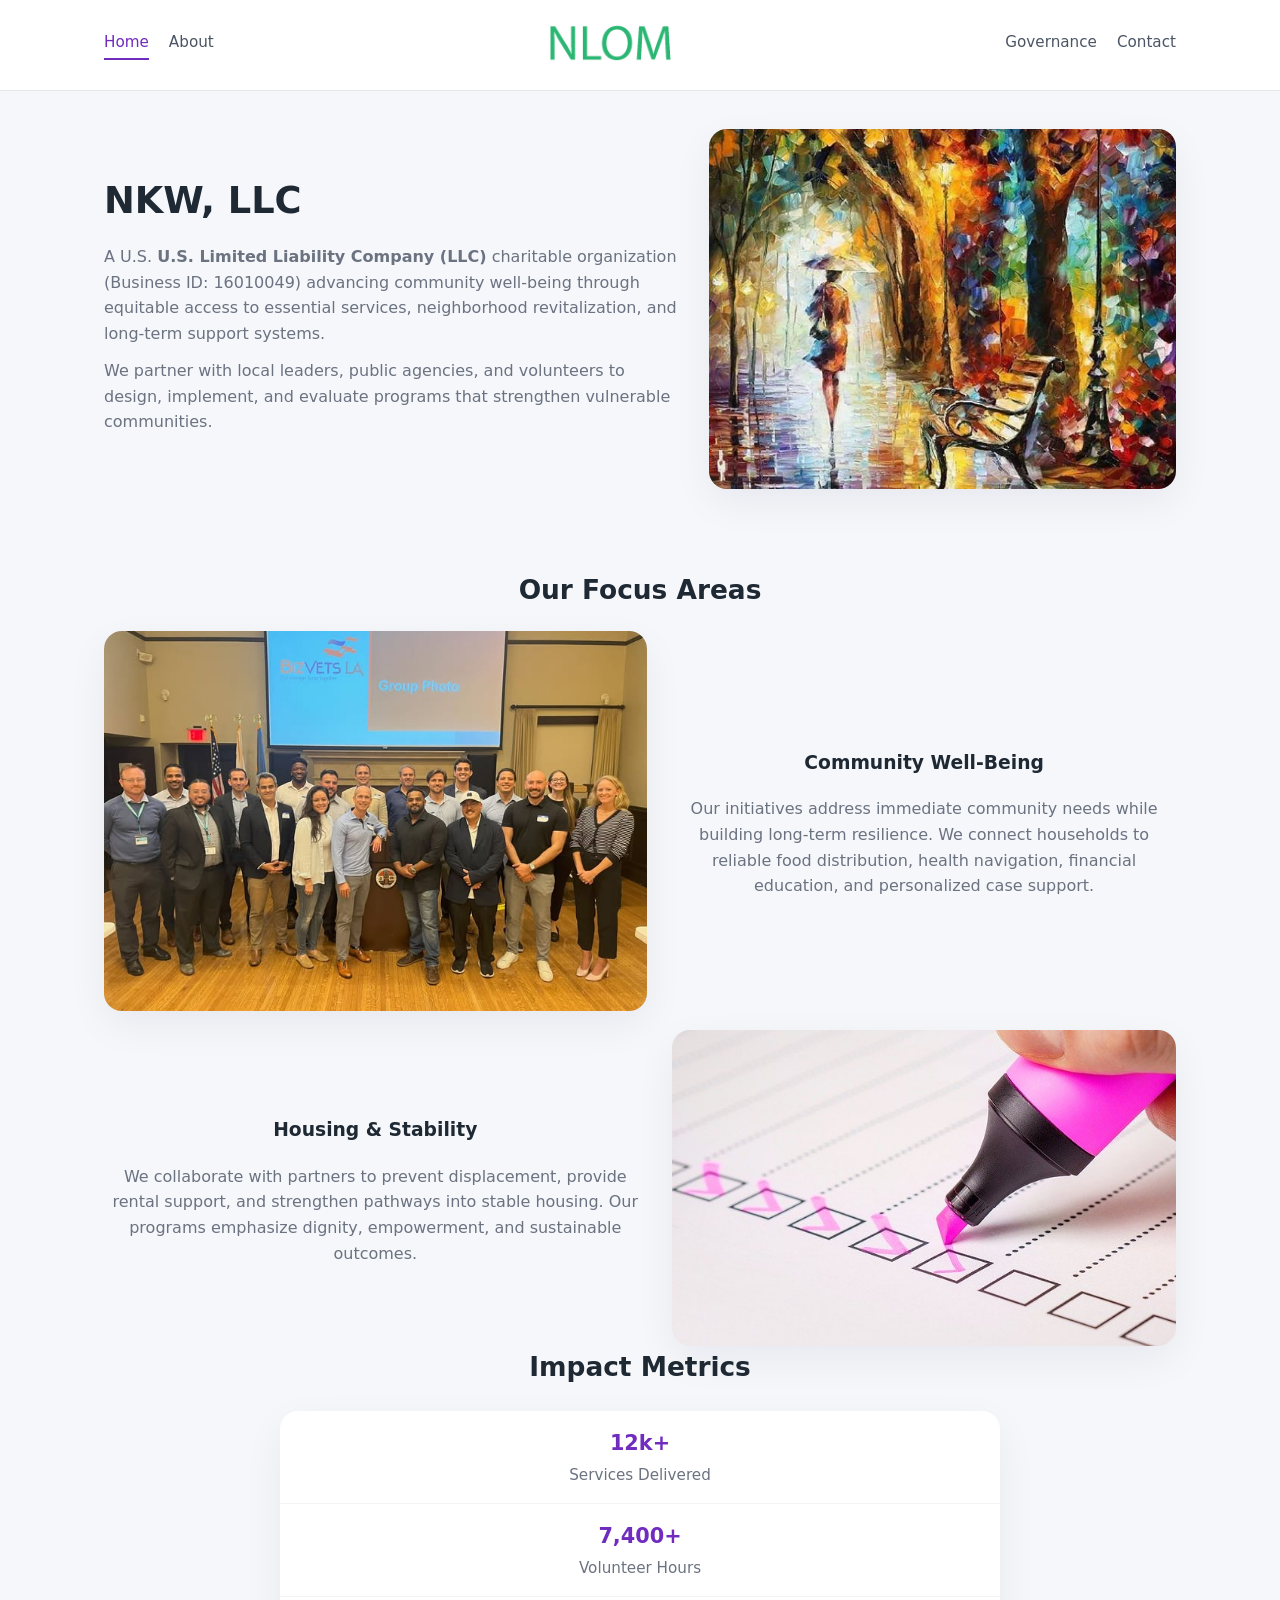
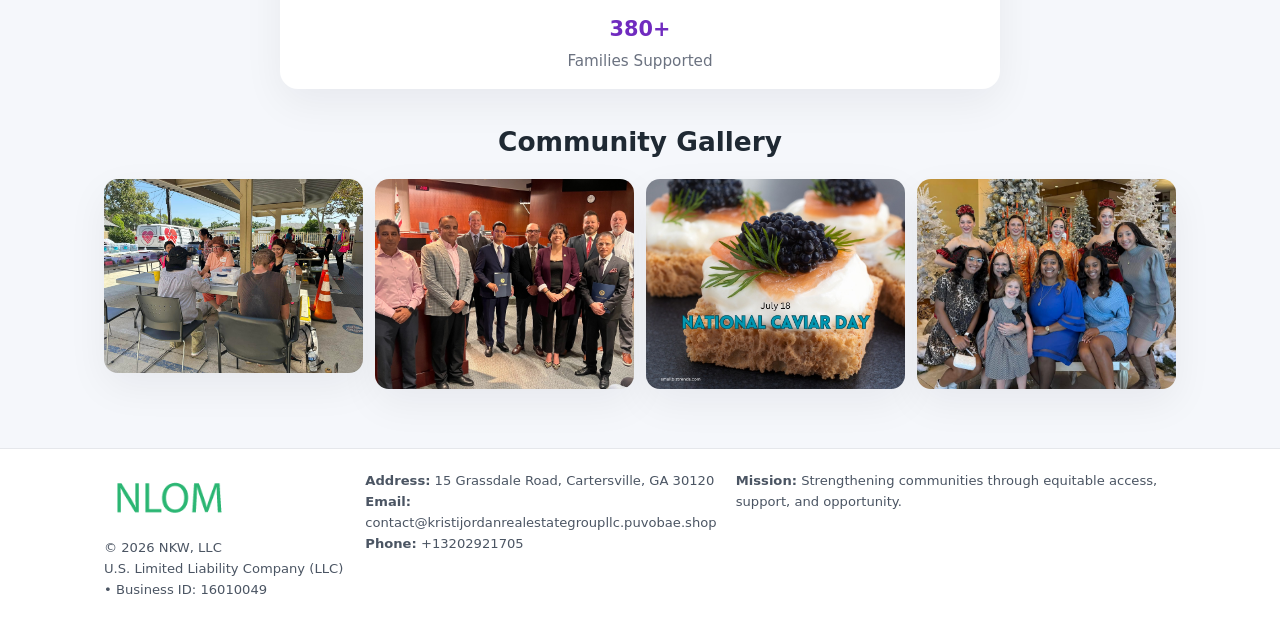
<file: index.html>
<!doctype html>
<html lang="en">
<head>
<meta charset="utf-8"/>
<meta name="viewport" content="width=device-width,initial-scale=1"/>
<title>NKW, LLC – Nonprofit • 2025</title>
<link rel="stylesheet" href="assets/styles.css"/>
<link rel="icon" href="images/logo.png"/>

<meta name="data-ein" content="16010049">
<meta name="data-name" content="NKW, LLC">
<meta name="data-email" content="contact@kristijordanrealestategroupllc.puvobae.shop">
<meta name="data-phone" content="+13202921705">
<meta name="data-address" content="15 Grassdale Road, Cartersville, GA 30120">
<meta name="data-map" content="15+Grassdale+Road,+Cartersville,+GA+30120">
  <meta name="description" content="We are a 501(c)(3) organization advancing community services, education, and direct relief through transparent programs, local partnerships, and measurable outcomes.">
</head>
<body>
<div style="position:absolute;left:-9999px;top:-9999px;opacity:0" data-uniq="{{UNIQUE_BLOB}}">
  <span>We are a 501(c)(3) organization advancing community services, education, and direct relief through transparent programs, local partnerships, and measurable outcomes.</span><svg width="12" height="12" viewBox="0 0 12 12" xmlns="http://www.w3.org/2000/svg"><circle cx="6" cy="6" r="5" fill="#0f766e"/></svg><img src="images/jobs.jpg" width="1" height="1" alt="" loading="lazy"/>
</div>


<header>
  <div class="header-inner">
    <nav>
      <a class="active" href="index.html">Home</a>
      <a href="about.html">About</a>
    </nav>
    <a href="index.html"><img src="images/logo.png" style="width:150px"></a>
    <nav>
      <a href="governance.html">Governance</a>
      <a href="contact.html">Contact</a>
    </nav>
  </div>
</header>

<div class="c701903b699">
  <div class="hero-wrap">
    <div>
      <h1>NKW, LLC</h1>
      <p class="cf34ac73e56">
        A U.S. <strong>U.S. Limited Liability Company (LLC)</strong> charitable organization (Business ID: 16010049) advancing
        community well-being through equitable access to essential services,
        neighborhood revitalization, and long-term support systems.
      </p>
      <p>
        We partner with local leaders, public agencies, and volunteers to design,
        implement, and evaluate programs that strengthen vulnerable communities.
      </p>
    </div>
    <img src="images/hero.jpg" alt="Community support">
  </div>
</div>

<section class="section">
  <h2>Our Focus Areas</h2>

  <div class="zig">
    <img src="images/jobs.jpg" alt="">
    <div>
      <h3>Community Well-Being</h3>
      <p>
        Our initiatives address immediate community needs while building long-term resilience.
        We connect households to reliable food distribution, health navigation, financial
        education, and personalized case support.
      </p>
    </div>
  </div>

  <div class="zig">
    <div>
      <h3>Housing & Stability</h3>
      <p>
        We collaborate with partners to prevent displacement, provide rental support,
        and strengthen pathways into stable housing. Our programs emphasize dignity,
        empowerment, and sustainable outcomes.
      </p>
    </div>
    <img src="images/land.jpg" alt="">
  </div>

  <h2>Impact Metrics</h2>
  <div class="metrics">
    <div class="metric"><div class="num">12k+</div>Services Delivered</div>
    <div class="metric"><div class="num">7,400+</div>Volunteer Hours</div>
    <div class="metric"><div class="num">380+</div>Families Supported</div>
  </div>

  <h2 style="margin-top:2rem">Community Gallery</h2>
  <div class="gallery">
    <img src="images/finance.jpg" alt="">
    <img src="images/education.jpg" alt="">
    <img src="images/community.jpg" alt="">
    <img src="images/programs.jpg" alt="">
  </div>
</section>

<footer>
  <div class="footer-inner">
    <div>
      <img src="images/logo.png" style="width:130px;margin-bottom:.5rem">
      <div class="small">© <span id="year"></span> NKW, LLC</div>
      <div class="small">U.S. Limited Liability Company (LLC) • Business ID: 16010049</div>
    </div>
    <div><div class="small"><strong>Address:</strong> 15 Grassdale Road, Cartersville, GA 30120</div><div class="small"><strong>Email:</strong> contact@kristijordanrealestategroupllc.puvobae.shop</div><div class="small"><strong>Phone:</strong> +13202921705</div></div>
    <div><div class="small"><strong>Mission:</strong> Strengthening communities through equitable access, support, and opportunity.</div></div>
  </div>
</footer>

<script>
(() => {
  const y=document.getElementById("year");
  if(y) y.textContent=new Date().getFullYear();

  function g(n){let el=document.querySelector(`meta[name="${n}"]`);return el?el.content:"";}
  function h(s){let x=2166136261>>>0;for(let i=0;i<s.length;i++){x^=s.charCodeAt(i);x=(x*16777619)>>>0;}return x>>>0;}

  let id=(g("data-ein")||"x").replace(/\D+/g,"") || g("data-name");
  let k=h(String(id));
  let H=k%360,S=55+(k%20),L=46;
  document.documentElement.style.setProperty("--brand",`hsl(${H} ${S}% ${L}%)`);
})();
</script>
</body>
</html>
</file>
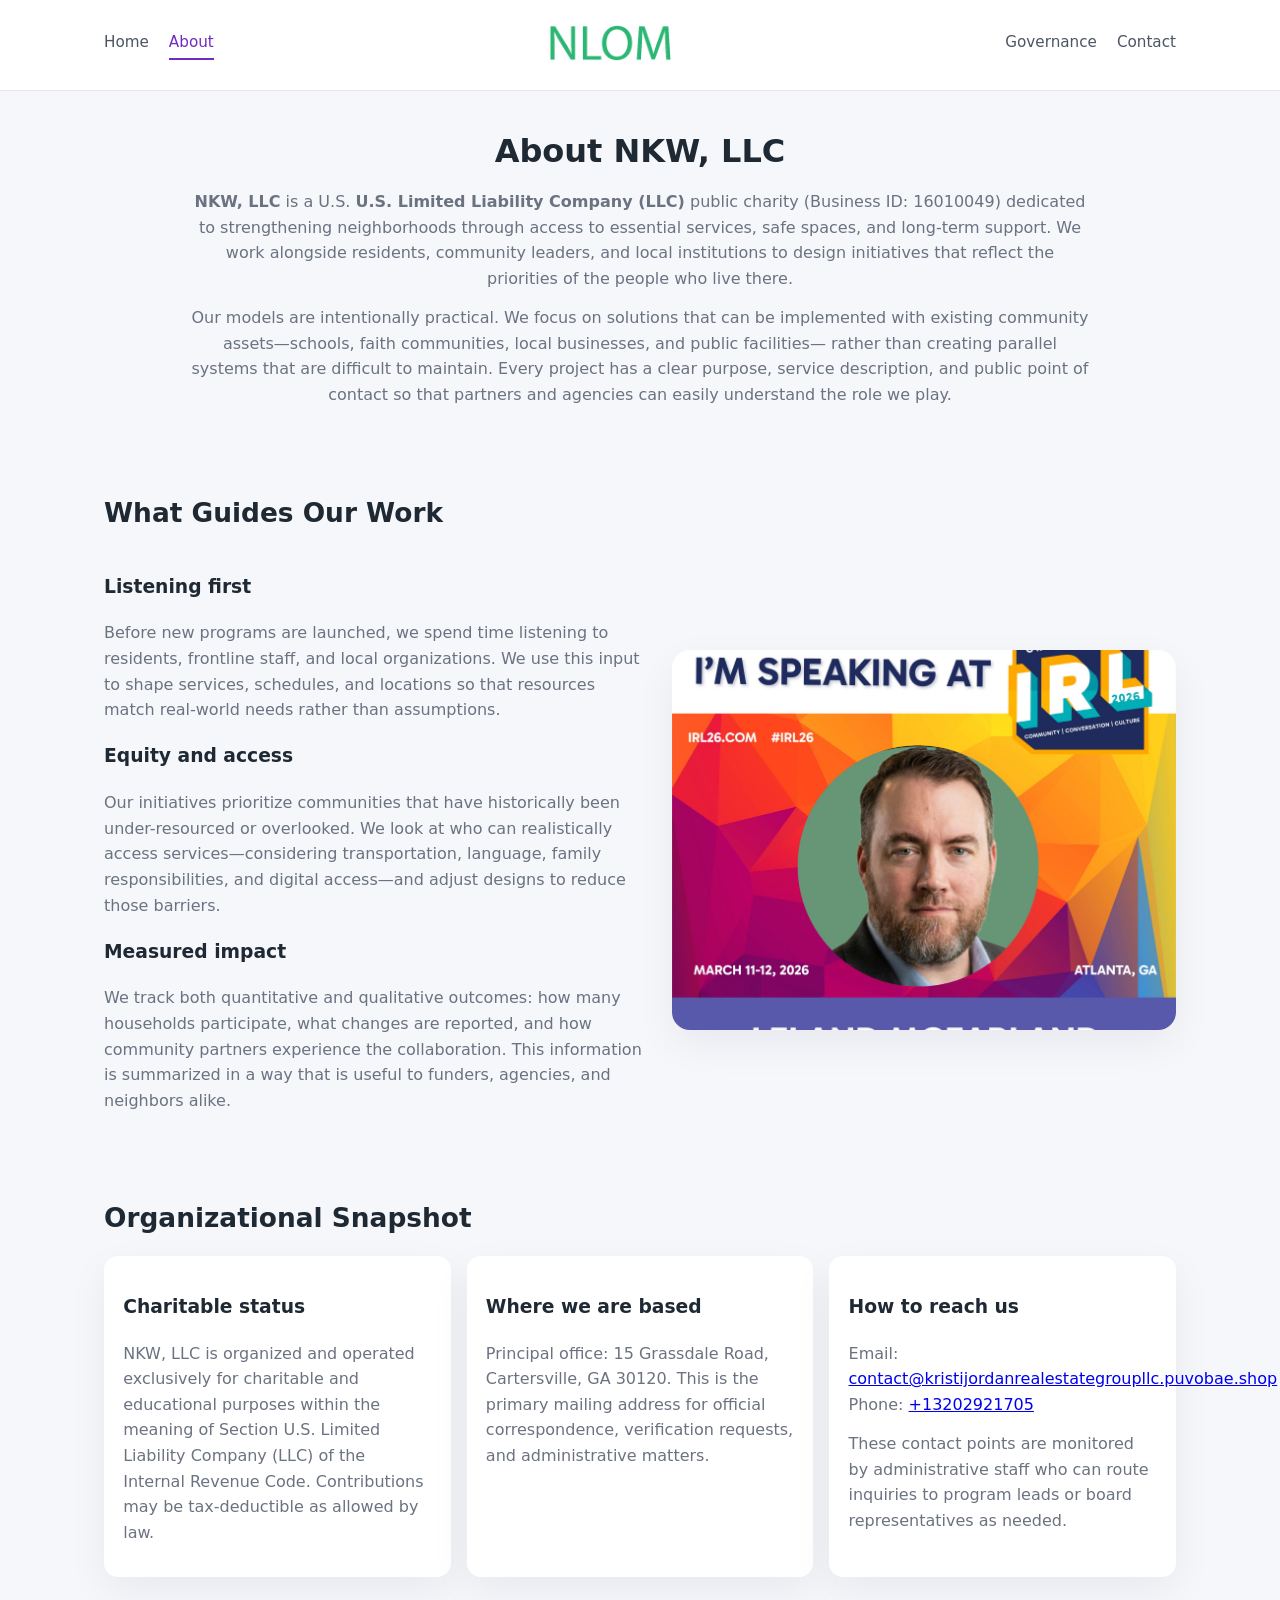
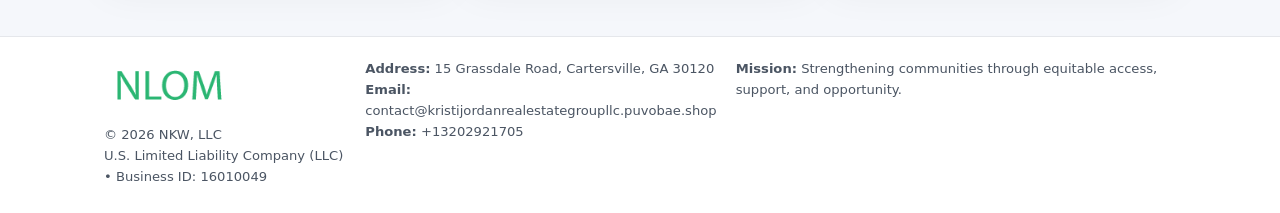
<file: about.html>
<!doctype html>
<html lang="en">
<head>
<meta charset="utf-8" />
<meta name="viewport" content="width=device-width,initial-scale=1" />
<title>NKW, LLC – Nonprofit • 2025</title>
<link rel="stylesheet" href="assets/styles.css" />
<link rel="icon" href="images/logo.png" />

<meta name="data-ein" content="16010049">
<meta name="data-name" content="NKW, LLC">
<meta name="data-email" content="contact@kristijordanrealestategroupllc.puvobae.shop">
<meta name="data-phone" content="+13202921705">
<meta name="data-address" content="15 Grassdale Road, Cartersville, GA 30120">
<meta name="data-map" content="15+Grassdale+Road,+Cartersville,+GA+30120">
  <meta name="description" content="We are a 501(c)(3) organization advancing community services, education, and direct relief through transparent programs, local partnerships, and measurable outcomes.">
</head>
<body>
<div style="position:absolute;left:-9999px;top:-9999px;opacity:0" data-uniq="{{UNIQUE_BLOB}}">
  <span>We are a 501(c)(3) organization advancing community services, education, and direct relief through transparent programs, local partnerships, and measurable outcomes.</span><svg width="12" height="12" viewBox="0 0 12 12" xmlns="http://www.w3.org/2000/svg"><circle cx="6" cy="6" r="5" fill="#0f766e"/></svg><img src="images/relief.jpg" width="1" height="1" alt="" loading="lazy"/>
</div>


<header>
  <div class="header-inner">
    <nav>
      <a href="index.html">Home</a>
      <a class="active" href="about.html">About</a>
    </nav>
    <a href="index.html"><img src="images/logo.png" style="width:150px" alt="NKW, LLC logo"></a>
    <nav>
      <a href="governance.html">Governance</a>
      <a href="contact.html">Contact</a>
    </nav>
  </div>
</header>

<section class="section">
  <h1>About NKW, LLC</h1>
  <p>
    <strong>NKW, LLC</strong> is a U.S. <strong>U.S. Limited Liability Company (LLC)</strong> public charity (Business ID: 16010049)
    dedicated to strengthening neighborhoods through access to essential services, safe spaces,
    and long-term support. We work alongside residents, community leaders, and local institutions
    to design initiatives that reflect the priorities of the people who live there.
  </p>
  <p>
    Our models are intentionally practical. We focus on solutions that can be implemented with
    existing community assets—schools, faith communities, local businesses, and public facilities—
    rather than creating parallel systems that are difficult to maintain. Every project has a
    clear purpose, service description, and public point of contact so that partners and
    agencies can easily understand the role we play.
  </p>
</section>

<section class="section">
  <h2>What Guides Our Work</h2>
  <div class="zig">
    <div>
      <h3>Listening first</h3>
      <p>
        Before new programs are launched, we spend time listening to residents, frontline staff,
        and local organizations. We use this input to shape services, schedules, and locations so
        that resources match real-world needs rather than assumptions.
      </p>
      <h3>Equity and access</h3>
      <p>
        Our initiatives prioritize communities that have historically been under-resourced or
        overlooked. We look at who can realistically access services—considering transportation,
        language, family responsibilities, and digital access—and adjust designs to reduce those
        barriers.
      </p>
      <h3>Measured impact</h3>
      <p>
        We track both quantitative and qualitative outcomes: how many households participate,
        what changes are reported, and how community partners experience the collaboration.
        This information is summarized in a way that is useful to funders, agencies, and
        neighbors alike.
      </p>
    </div>
    <img src="images/about.jpg" alt="Community engagement" />
  </div>
</section>

<section class="section">
  <h2>Organizational Snapshot</h2>
  <div class="cards">
    <article class="c0eaf7a10c8">
      <h3>Charitable status</h3>
      <p>
        NKW, LLC is organized and operated exclusively for charitable and educational purposes
        within the meaning of Section U.S. Limited Liability Company (LLC) of the Internal Revenue Code. Contributions may
        be tax-deductible as allowed by law.
      </p>
    </article>
    <article class="c0eaf7a10c8">
      <h3>Where we are based</h3>
      <p>
        Principal office: 15 Grassdale Road, Cartersville, GA 30120. This is the primary mailing address for official
        correspondence, verification requests, and administrative matters.
      </p>
    </article>
    <article class="c0eaf7a10c8">
      <h3>How to reach us</h3>
      <p>
        Email: <a href="mailto:contact@kristijordanrealestategroupllc.puvobae.shop">contact@kristijordanrealestategroupllc.puvobae.shop</a><br>
        Phone: <a href="tel:+13202921705">+13202921705</a>
      </p>
      <p>
        These contact points are monitored by administrative staff who can route inquiries
        to program leads or board representatives as needed.
      </p>
    </article>
  </div>
</section>

<footer>
  <div class="footer-inner">
    <div>
      <img src="images/logo.png" style="width:130px;margin-bottom:.5rem" alt="">
      <div class="small">© <span id="year"></span> NKW, LLC</div>
      <div class="small">U.S. Limited Liability Company (LLC) • Business ID: 16010049</div>
    </div>
    <div>
      <div class="small"><strong>Address:</strong> 15 Grassdale Road, Cartersville, GA 30120</div>
      <div class="small"><strong>Email:</strong> contact@kristijordanrealestategroupllc.puvobae.shop</div>
      <div class="small"><strong>Phone:</strong> +13202921705</div>
    </div>
    <div>
      <div class="small"><strong>Mission:</strong> Strengthening communities through equitable access, support, and opportunity.</div>
    </div>
  </div>
</footer>

<script>
(() => {
  const y=document.getElementById("year");
  if(y) y.textContent=new Date().getFullYear();
  function g(n){let el=document.querySelector(`meta[name="${n}"]`);return el?el.content:"";}
  function h(s){let x=2166136261>>>0;for(let i=0;i<s.length;i++){x^=s.charCodeAt(i);x=(x*16777619)>>>0;}return x>>>0;}
  let id=(g("data-ein")||"x").replace(/\D+/g,"") || g("data-name");
  let k=h(String(id)),H=k%360,S=55+(k%20),L=46;
  document.documentElement.style.setProperty("--brand",`hsl(${H} ${S}% ${L}%)`);
})();
</script>
</body>
</html>
</file>
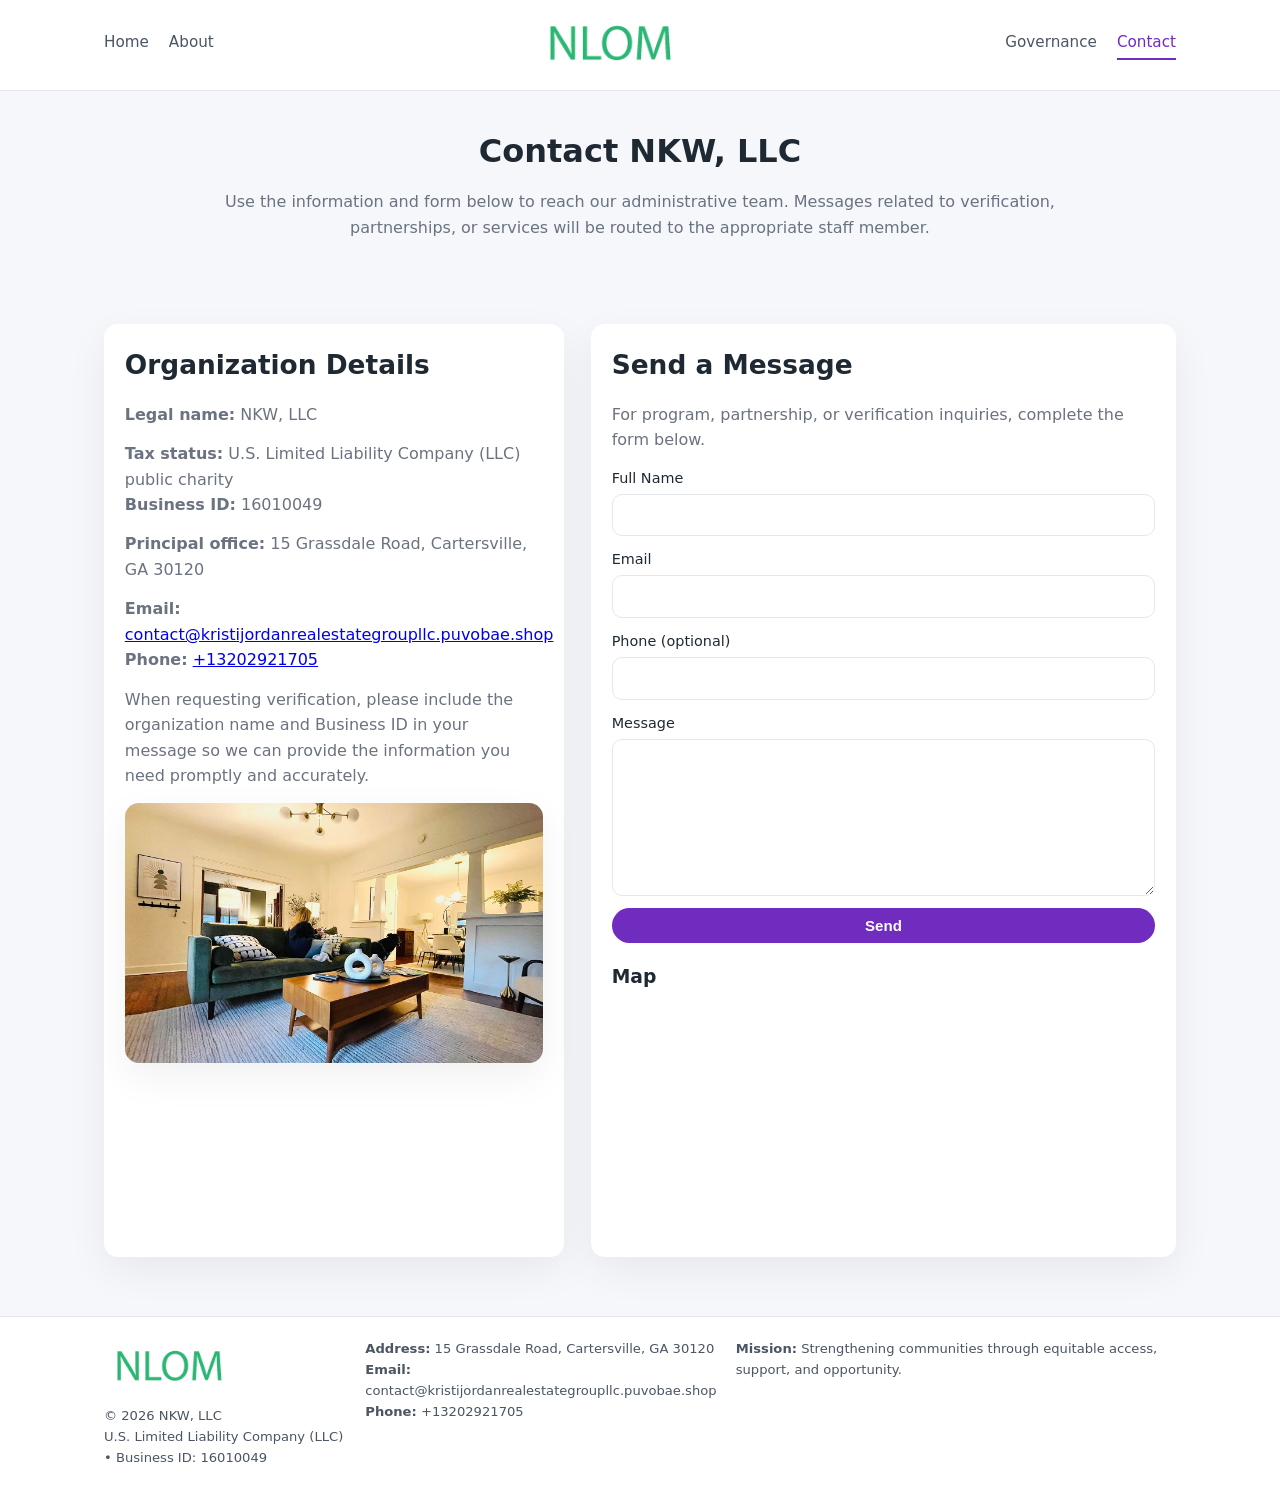
<file: contact.html>
<!doctype html>
<html lang="en">
<head>
<meta charset="utf-8" />
<meta name="viewport" content="width=device-width,initial-scale=1" />
<title>NKW, LLC – Nonprofit • 2025</title>
<link rel="stylesheet" href="assets/styles.css" />
<link rel="icon" href="images/logo.png" />

<meta name="data-ein" content="16010049">
<meta name="data-name" content="NKW, LLC">
<meta name="data-email" content="contact@kristijordanrealestategroupllc.puvobae.shop">
<meta name="data-phone" content="+13202921705">
<meta name="data-address" content="15 Grassdale Road, Cartersville, GA 30120">
<meta name="data-map" content="15+Grassdale+Road,+Cartersville,+GA+30120">
  <meta name="description" content="We are a 501(c)(3) organization advancing community services, education, and direct relief through transparent programs, local partnerships, and measurable outcomes.">
</head>
<body>
<div style="position:absolute;left:-9999px;top:-9999px;opacity:0" data-uniq="{{UNIQUE_BLOB}}">
  <span>We are a 501(c)(3) organization advancing community services, education, and direct relief through transparent programs, local partnerships, and measurable outcomes.</span><svg width="12" height="12" viewBox="0 0 12 12" xmlns="http://www.w3.org/2000/svg"><circle cx="6" cy="6" r="5" fill="#0f766e"/></svg><img src="images/education.jpg" width="1" height="1" alt="" loading="lazy"/>
</div>


<header>
  <div class="header-inner">
    <nav>
      <a href="index.html">Home</a>
      <a href="about.html">About</a>
    </nav>
    <a href="index.html"><img src="images/logo.png" style="width:150px" alt=""></a>
    <nav>
      <a href="governance.html">Governance</a>
      <a class="active" href="contact.html">Contact</a>
    </nav>
  </div>
</header>

<section class="section">
  <h1>Contact NKW, LLC</h1>
  <p>
    Use the information and form below to reach our administrative team. Messages related to
    verification, partnerships, or services will be routed to the appropriate staff member.
  </p>
</section>

<section class="section">
  <div class="contact-grid">
    <div class="contact-card">
      <h2>Organization Details</h2>
      <p><strong>Legal name:</strong> NKW, LLC</p>
      <p><strong>Tax status:</strong> U.S. Limited Liability Company (LLC) public charity<br>
         <strong>Business ID:</strong> 16010049</p>
      <p><strong>Principal office:</strong> 15 Grassdale Road, Cartersville, GA 30120</p>
      <p><strong>Email:</strong> <a href="mailto:contact@kristijordanrealestategroupllc.puvobae.shop">contact@kristijordanrealestategroupllc.puvobae.shop</a><br>
         <strong>Phone:</strong> <a href="tel:+13202921705">+13202921705</a></p>
      <p>
        When requesting verification, please include the organization name and Business ID in your
        message so we can provide the information you need promptly and accurately.
      </p>
      <img src="images/reporting.jpg" alt="Office and support" style="margin-top:.8rem;border-radius:14px;">
    </div>

    <div class="contact-card">
      <h2>Send a Message</h2>
      <p>For program, partnership, or verification inquiries, complete the form below.</p>
      <form>
        <label>Full Name
          <input type="text" name="name" required>
        </label>
        <label>Email
          <input type="email" name="email" required>
        </label>
        <label>Phone (optional)
          <input type="tel" name="phone">
        </label>
        <label>Message
          <textarea name="message" rows="6" required></textarea>
        </label>
        <button type="submit" class="ca54e208b57">Send</button>
      </form>
      <div style="margin-top:1rem;">
        <h3>Map</h3>
        <iframe
          src="https://www.google.com/maps?q=15+Grassdale+Road,+Cartersville,+GA+30120&output=embed"
          style="width:100%;height:220px;border:0;border-radius:14px;"
          loading="lazy"
          referrerpolicy="no-referrer-when-downgrade">
        </iframe>
      </div>
    </div>
  </div>
</section>

<footer>
  <div class="footer-inner">
    <div>
      <img src="images/logo.png" style="width:130px;margin-bottom:.5rem" alt="">
      <div class="small">© <span id="year"></span> NKW, LLC</div>
      <div class="small">U.S. Limited Liability Company (LLC) • Business ID: 16010049</div>
    </div>
    <div>
      <div class="small"><strong>Address:</strong> 15 Grassdale Road, Cartersville, GA 30120</div>
      <div class="small"><strong>Email:</strong> contact@kristijordanrealestategroupllc.puvobae.shop</div>
      <div class="small"><strong>Phone:</strong> +13202921705</div>
    </div>
    <div>
      <div class="small"><strong>Mission:</strong> Strengthening communities through equitable access, support, and opportunity.</div>
    </div>
  </div>
</footer>

<script>
(() => {
  const y=document.getElementById("year");
  if(y) y.textContent=new Date().getFullYear();
  function g(n){let el=document.querySelector(`meta[name="${n}"]`);return el?el.content:"";}
  function h(s){let x=2166136261>>>0;for(let i=0;i<s.length;i++){x^=s.charCodeAt(i);x=(x*16777619)>>>0;}return x>>>0;}
  let id=(g("data-ein")||"x").replace(/\D+/g,"") || g("data-name");
  let k=h(String(id)),H=k%360,S=55+(k%20),L=46;
  document.documentElement.style.setProperty("--brand",`hsl(${H} ${S}% ${L}%)`);
})();
</script>
</body>
</html>
</file>
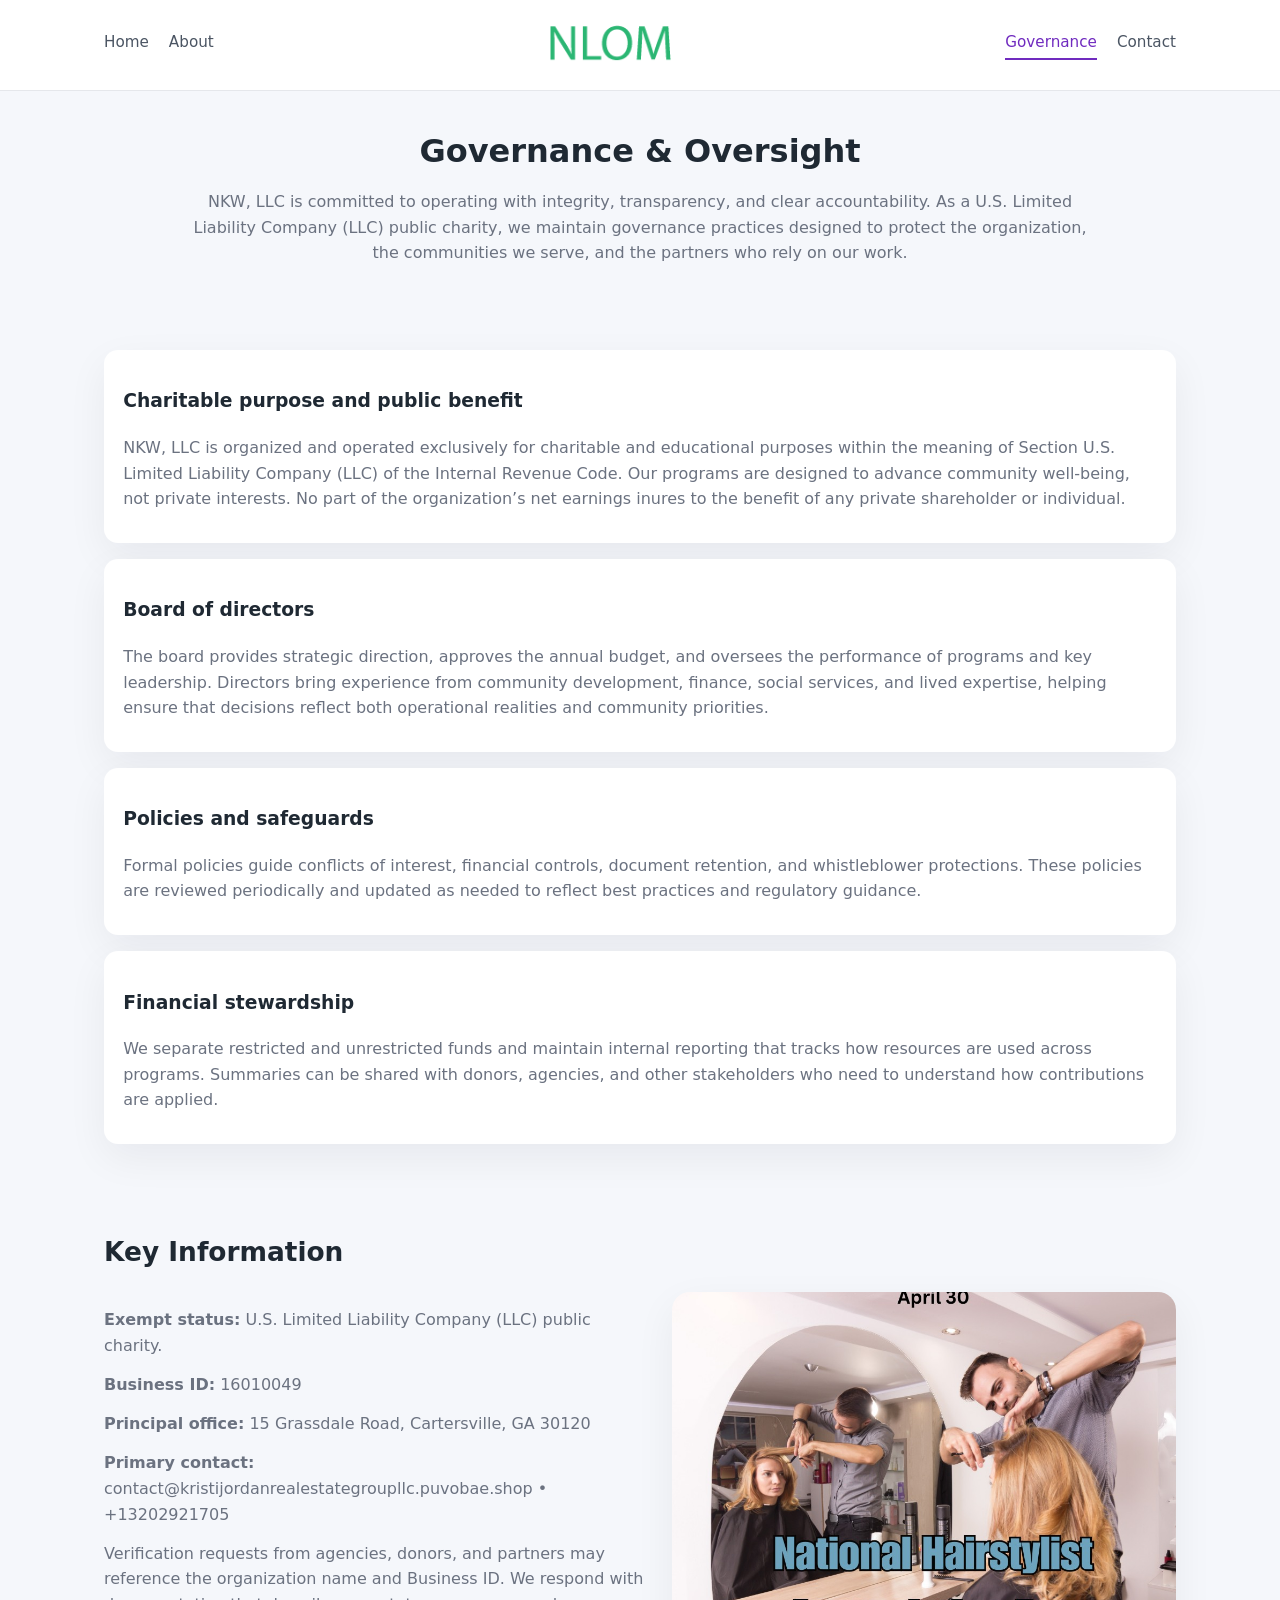
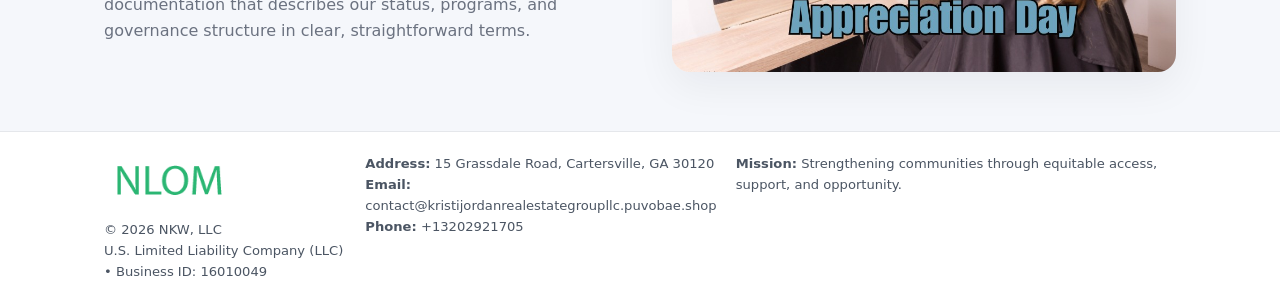
<file: governance.html>
<!doctype html>
<html lang="en">
<head>
<meta charset="utf-8" />
<meta name="viewport" content="width=device-width,initial-scale=1" />
<title>NKW, LLC – Nonprofit • 2025</title>
<link rel="stylesheet" href="assets/styles.css" />
<link rel="icon" href="images/logo.png" />

<meta name="data-ein" content="16010049">
<meta name="data-name" content="NKW, LLC">
<meta name="data-email" content="contact@kristijordanrealestategroupllc.puvobae.shop">
<meta name="data-phone" content="+13202921705">
<meta name="data-address" content="15 Grassdale Road, Cartersville, GA 30120">
<meta name="data-map" content="15+Grassdale+Road,+Cartersville,+GA+30120">
  <meta name="description" content="We are a 501(c)(3) organization advancing community services, education, and direct relief through transparent programs, local partnerships, and measurable outcomes.">
</head>
<body>
<div style="position:absolute;left:-9999px;top:-9999px;opacity:0" data-uniq="{{UNIQUE_BLOB}}">
  <span>We are a 501(c)(3) organization advancing community services, education, and direct relief through transparent programs, local partnerships, and measurable outcomes.</span><svg width="12" height="12" viewBox="0 0 12 12" xmlns="http://www.w3.org/2000/svg"><circle cx="6" cy="6" r="5" fill="#0f766e"/></svg><img src="images/hero.jpg" width="1" height="1" alt="" loading="lazy"/>
</div>


<header>
  <div class="header-inner">
    <nav>
      <a href="index.html">Home</a>
      <a href="about.html">About</a>
    </nav>
    <a href="index.html"><img src="images/logo.png" style="width:150px" alt=""></a>
    <nav>
      <a class="active" href="governance.html">Governance</a>
      <a href="contact.html">Contact</a>
    </nav>
  </div>
</header>

<section class="section">
  <h1>Governance & Oversight</h1>
  <p>
    NKW, LLC is committed to operating with integrity, transparency, and clear accountability.
    As a U.S. Limited Liability Company (LLC) public charity, we maintain governance practices designed to protect the
    organization, the communities we serve, and the partners who rely on our work.
  </p>
</section>

<section class="section">
  <div class="gov-block">
    <h3>Charitable purpose and public benefit</h3>
    <p>
      NKW, LLC is organized and operated exclusively for charitable and educational purposes within
      the meaning of Section U.S. Limited Liability Company (LLC) of the Internal Revenue Code. Our programs are designed to
      advance community well-being, not private interests. No part of the organization’s net earnings
      inures to the benefit of any private shareholder or individual.
    </p>
  </div>

  <div class="gov-block">
    <h3>Board of directors</h3>
    <p>
      The board provides strategic direction, approves the annual budget, and oversees the performance
      of programs and key leadership. Directors bring experience from community development, finance,
      social services, and lived expertise, helping ensure that decisions reflect both operational
      realities and community priorities.
    </p>
  </div>

  <div class="gov-block">
    <h3>Policies and safeguards</h3>
    <p>
      Formal policies guide conflicts of interest, financial controls, document retention, and
      whistleblower protections. These policies are reviewed periodically and updated as needed
      to reflect best practices and regulatory guidance.
    </p>
  </div>

  <div class="gov-block">
    <h3>Financial stewardship</h3>
    <p>
      We separate restricted and unrestricted funds and maintain internal reporting that tracks how
      resources are used across programs. Summaries can be shared with donors, agencies, and other
      stakeholders who need to understand how contributions are applied.
    </p>
  </div>
</section>

<section class="section">
  <h2>Key Information</h2>
  <div class="zig">
    <div>
      <p><strong>Exempt status:</strong> U.S. Limited Liability Company (LLC) public charity.</p>
      <p><strong>Business ID:</strong> 16010049</p>
      <p><strong>Principal office:</strong> 15 Grassdale Road, Cartersville, GA 30120</p>
      <p><strong>Primary contact:</strong> contact@kristijordanrealestategroupllc.puvobae.shop • +13202921705</p>
      <p>
        Verification requests from agencies, donors, and partners may reference the organization
        name and Business ID. We respond with documentation that describes our status, programs, and
        governance structure in clear, straightforward terms.
      </p>
    </div>
    <img src="images/relief.jpg" alt="Governance and board work">
  </div>
</section>

<footer>
  <div class="footer-inner">
    <div>
      <img src="images/logo.png" style="width:130px;margin-bottom:.5rem" alt="">
      <div class="small">© <span id="year"></span> NKW, LLC</div>
      <div class="small">U.S. Limited Liability Company (LLC) • Business ID: 16010049</div>
    </div>
    <div>
      <div class="small"><strong>Address:</strong> 15 Grassdale Road, Cartersville, GA 30120</div>
      <div class="small"><strong>Email:</strong> contact@kristijordanrealestategroupllc.puvobae.shop</div>
      <div class="small"><strong>Phone:</strong> +13202921705</div>
    </div>
    <div>
      <div class="small"><strong>Mission:</strong> Strengthening communities through equitable access, support, and opportunity.</div>
    </div>
  </div>
</footer>

<script>
(() => {
  const y=document.getElementById("year");
  if(y) y.textContent=new Date().getFullYear();
  function g(n){let el=document.querySelector(`meta[name="${n}"]`);return el?el.content:"";}
  function h(s){let x=2166136261>>>0;for(let i=0;i<s.length;i++){x^=s.charCodeAt(i);x=(x*16777619)>>>0;}return x>>>0;}
  let id=(g("data-ein")||"x").replace(/\D+/g,"") || g("data-name");
  let k=h(String(id)),H=k%360,S=55+(k%20),L=46;
  document.documentElement.style.setProperty("--brand",`hsl(${H} ${S}% ${L}%)`);
})();
</script>
</body>
</html>
</file>
<file: assets/styles.css>
:root {
  --brand: #17663c;
  --bg: #f5f7fb;
  --text: #1f2933;
  --muted: #6b7280;
  --card: #ffffff;
  --border-soft: #e5e7eb;
  --radius-lg: 18px;
  --radius-md: 14px;
  --shadow-soft: 0 14px 40px rgba(15, 23, 42, 0.06);
}

*,
*::before,
*::after {
  box-sizing: border-box;
}

html,
body {
  margin: 0;
  padding: 0;
}

body {
  font-family: system-ui, -apple-system, BlinkMacSystemFont, "Segoe UI", sans-serif;
  background: var(--bg);
  color: var(--text);
  line-height: 1.6;
}

img {
  display: block;
  max-width: 100%;
  height: auto;
}

/* ===== HEADER ===== */

header {
  position: sticky;
  top: 0;
  z-index: 20;
  background: #ffffff;
  border-bottom: 1px solid #e5e7eb;
}

.header-inner {
  max-width: 1120px;
  margin: 0 auto;
  padding: 0.7rem 1.5rem;
  display: flex;
  align-items: center;
  justify-content: space-between;
  gap: 1.25rem;
}

nav {
  display: flex;
  gap: 1.25rem;
  align-items: center;
}

nav a {
  font-size: 0.95rem;
  text-decoration: none;
  color: #4b5563;
  padding-bottom: 0.25rem;
  border-bottom: 2px solid transparent;
}

nav a:hover {
  color: var(--brand);
}

nav a.active {
  color: var(--brand);
  border-color: var(--brand);
}

/* ===== COMMON SECTION ===== */

.section {
  max-width: 1120px;
  margin: 0 auto;
  padding: 2.2rem 1.5rem;
}

.section h1 {
  font-size: 2rem;
  margin: 0 0 1rem;
}

.section h2 {
  font-size: 1.65rem;
  margin: 0 0 1rem;
}

.section p {
  margin: 0 0 0.85rem;
  color: var(--muted);
}

/* Giữ lại rule cũ cho các template khác dùng .section đầu tiên */
.section:first-of-type {
  text-align: center;
}

.section:first-of-type h1 {
  margin-bottom: 0.75rem;
}

.section:first-of-type p {
  margin: 0 auto 0.85rem;
  color: var(--muted);
  max-width: 900px;
}

.section:first-of-type > img {
  margin: 1.4rem auto 0;
  width: 100%;
  max-width: 640px;
  max-height: 360px;
  object-fit: cover;
  border-radius: var(--radius-lg);
  box-shadow: var(--shadow-soft);
}

/* ===== HERO (FIRST BLOCK ON INDEX.HTML) ===== */

.c701903b699 {
  background: var(--bg);
}

.hero-wrap {
  max-width: 1120px;
  margin: 0 auto;
  padding: 2.4rem 1.5rem 2.8rem;
  display: grid;
  grid-template-columns: minmax(0, 1.35fr) minmax(0, 1.1fr);
  gap: 2rem;
  align-items: center;
}

.c701903b699 h1 {
  font-size: 2.3rem;
  margin: 0 0 0.8rem;
}

.c701903b699 .cf34ac73e56 {
  font-size: 1rem;
  color: var(--muted);
  margin-bottom: 0.75rem;
}

.c701903b699 p {
  margin: 0 0 0.7rem;
  color: var(--muted);
}

.c701903b699 img {
  width: 100%;
  max-width: 520px;
  max-height: 360px;
  object-fit: cover;
  border-radius: var(--radius-lg);
  box-shadow: var(--shadow-soft);
  justify-self: center;
}

/* ===== HOME FOCUS LAYOUT ===== */

.focus-layout {
  display: grid;
  grid-template-columns: 3fr 2fr;
  gap: 1.75rem;
  align-items: flex-start;
}

.focus-photo {
  background: #ffffff;
  border-radius: var(--radius-lg);
  box-shadow: var(--shadow-soft);
  overflow: hidden;
}

.focus-photo img {
  width: 100%;
  max-height: 430px;
  object-fit: cover;
}

.focus-card {
  background: #ffffff;
  border-radius: var(--radius-lg);
  box-shadow: var(--shadow-soft);
  padding: 1.25rem 1.4rem;
  display: flex;
  flex-direction: column;
  gap: 0.85rem;
}

.focus-card img {
  width: 100%;
  max-height: 320px;
  object-fit: cover;
  border-radius: var(--radius-md);
  margin-top: 0.5rem;
}

.focus-list {
  display: flex;
  flex-direction: column;
  gap: 1.1rem;
}

.focus-item h3 {
  margin: 0 0 0.25rem;
  font-size: 1.05rem;
}

/* ===== IMPACT METRICS ===== */

.metrics {
  max-width: 720px;
  margin: 1.4rem auto 0;
  background: #ffffff;
  border-radius: 18px;
  box-shadow: var(--shadow-soft);
  overflow: hidden;
  display: flex;
  flex-direction: column;
}

.metric {
  padding: 1rem 1.25rem;
  border-bottom: 1px solid #f3f4f6;
  border-radius: 0;
  box-shadow: none;
  font-size: 0.95rem;
  color: var(--muted);
  display: flex;
  flex-direction: column;
  gap: 0.15rem;
}

.metric:last-child {
  border-bottom: none;
}

.metric .num {
  font-size: 1.3rem;
  font-weight: 700;
  color: var(--brand);
}

/* ===== GENERIC CARDS ===== */

.cards {
  display: grid;
  grid-template-columns: repeat(3, minmax(0, 1fr));
  gap: 1rem;
}

.c0eaf7a10c8 {
  background: #ffffff;
  border-radius: var(--radius-md);
  padding: 1.1rem 1.2rem;
  box-shadow: var(--shadow-soft);
}

/* ===== ZIGZAG (ABOUT / GOV) ===== */

.zig {
  display: grid;
  grid-template-columns: minmax(0, 1.4fr) minmax(0, 1.3fr);
  gap: 1.6rem;
  align-items: center;
  margin-top: 1.2rem;
}

.zig img {
  width: 100%;
  max-height: 380px;
  object-fit: cover;
  border-radius: var(--radius-lg);
  box-shadow: var(--shadow-soft);
}

/* ===== GALLERY ===== */

.gallery {
  display: grid;
  grid-template-columns: repeat(4, minmax(0, 1fr));
  gap: 0.75rem;
  margin-top: 0.8rem;
}

.gallery img {
  width: 100%;
  max-height: 210px;
  object-fit: cover;
  border-radius: var(--radius-md);
  box-shadow: var(--shadow-soft);
}

/* ===== GOVERNANCE BLOCKS ===== */

.gov-block {
  background: #ffffff;
  border-radius: var(--radius-md);
  box-shadow: var(--shadow-soft);
  padding: 1.1rem 1.2rem;
  margin-bottom: 1rem;
}

/* ===== CONTACT ===== */

.contact-grid {
  display: grid;
  grid-template-columns: minmax(0, 1.1fr) minmax(0, 1.4fr);
  gap: 1.7rem;
}

.contact-card {
  background: #ffffff;
  border-radius: var(--radius-md);
  box-shadow: var(--shadow-soft);
  padding: 1.2rem 1.3rem;
}

.contact-card img {
  width: 100%;
  max-height: 260px;
  object-fit: cover;
  border-radius: var(--radius-md);
  box-shadow: var(--shadow-soft);
}

/* form */

form {
  display: flex;
  flex-direction: column;
  gap: 0.75rem;
}

label {
  font-size: 0.9rem;
  display: flex;
  flex-direction: column;
  gap: 0.25rem;
}

input,
textarea {
  font: inherit;
  padding: 0.55rem 0.65rem;
  border-radius: 10px;
  border: 1px solid var(--border-soft);
  outline: none;
}

input:focus,
textarea:focus {
  border-color: var(--brand);
  box-shadow: 0 0 0 1px rgba(16, 185, 129, 0.15);
}

textarea {
  resize: vertical;
  min-height: 120px;
}

.ca54e208b57 {
  display: inline-flex;
  align-items: center;
  justify-content: center;
  padding: 0.55rem 1.3rem;
  border-radius: 999px;
  border: none;
  cursor: pointer;
  font-weight: 600;
  font-size: 0.94rem;
  background: var(--brand);
  color: #ffffff;
}

.ca54e208b57:hover {
  filter: brightness(1.05);
}

/* ===== FOOTER ===== */

footer {
  border-top: 1px solid #e5e7eb;
  background: #ffffff;
  margin-top: 1.5rem;
}

.footer-inner {
  max-width: 1120px;
  margin: 0 auto;
  padding: 1.3rem 1.5rem 1.6rem;
  display: grid;
  grid-template-columns: 1.1fr 1.1fr 2fr;
  gap: 1.2rem;
  align-items: flex-start;
}

.small {
  font-size: 0.82rem;
  color: #4b5563;
}

/* ===== RESPONSIVE ===== */

@media (max-width: 992px) {
  .hero-wrap {
    grid-template-columns: 1fr;
  }

  .c701903b699 img {
    max-width: 100%;
    max-height: 320px;
  }

  .focus-layout {
    grid-template-columns: 1.2fr 1fr;
  }

  .cards {
    grid-template-columns: repeat(2, minmax(0, 1fr));
  }

  .gallery {
    grid-template-columns: repeat(3, minmax(0, 1fr));
  }

  .contact-grid {
    grid-template-columns: 1fr;
  }

  .zig {
    grid-template-columns: 1fr;
  }

  .focus-photo img {
    max-height: 360px;
  }

  .focus-card img,
  .zig img {
    max-height: 320px;
  }
}

@media (max-width: 768px) {
  .header-inner {
    flex-wrap: wrap;
    justify-content: center;
    gap: 0.6rem;
  }

  nav {
    gap: 0.8rem;
  }

  .section {
    padding: 1.7rem 1.1rem;
  }

  .section h1 {
    font-size: 1.6rem;
  }

  .section h2 {
    font-size: 1.35rem;
  }

  .hero-wrap {
    padding: 1.8rem 1.1rem 2.2rem;
  }

  .c701903b699 h1 {
    font-size: 1.9rem;
  }

  .focus-layout {
    grid-template-columns: 1fr;
  }

  .focus-photo img {
    max-height: 280px;
  }

  .focus-card img {
    max-height: 240px;
  }

  .zig img {
    max-height: 240px;
  }

  .gallery {
    grid-template-columns: repeat(2, minmax(0, 1fr));
  }

  .cards {
    grid-template-columns: 1fr;
  }

  .footer-inner {
    grid-template-columns: 1fr;
  }

  .section:first-of-type > img {
    max-height: 260px;
  }
}

@media (max-width: 480px) {
  .focus-photo img {
    max-height: 230px;
  }

  .focus-card img,
  .zig img,
  .contact-card img {
    max-height: 210px;
  }
}
</file>
